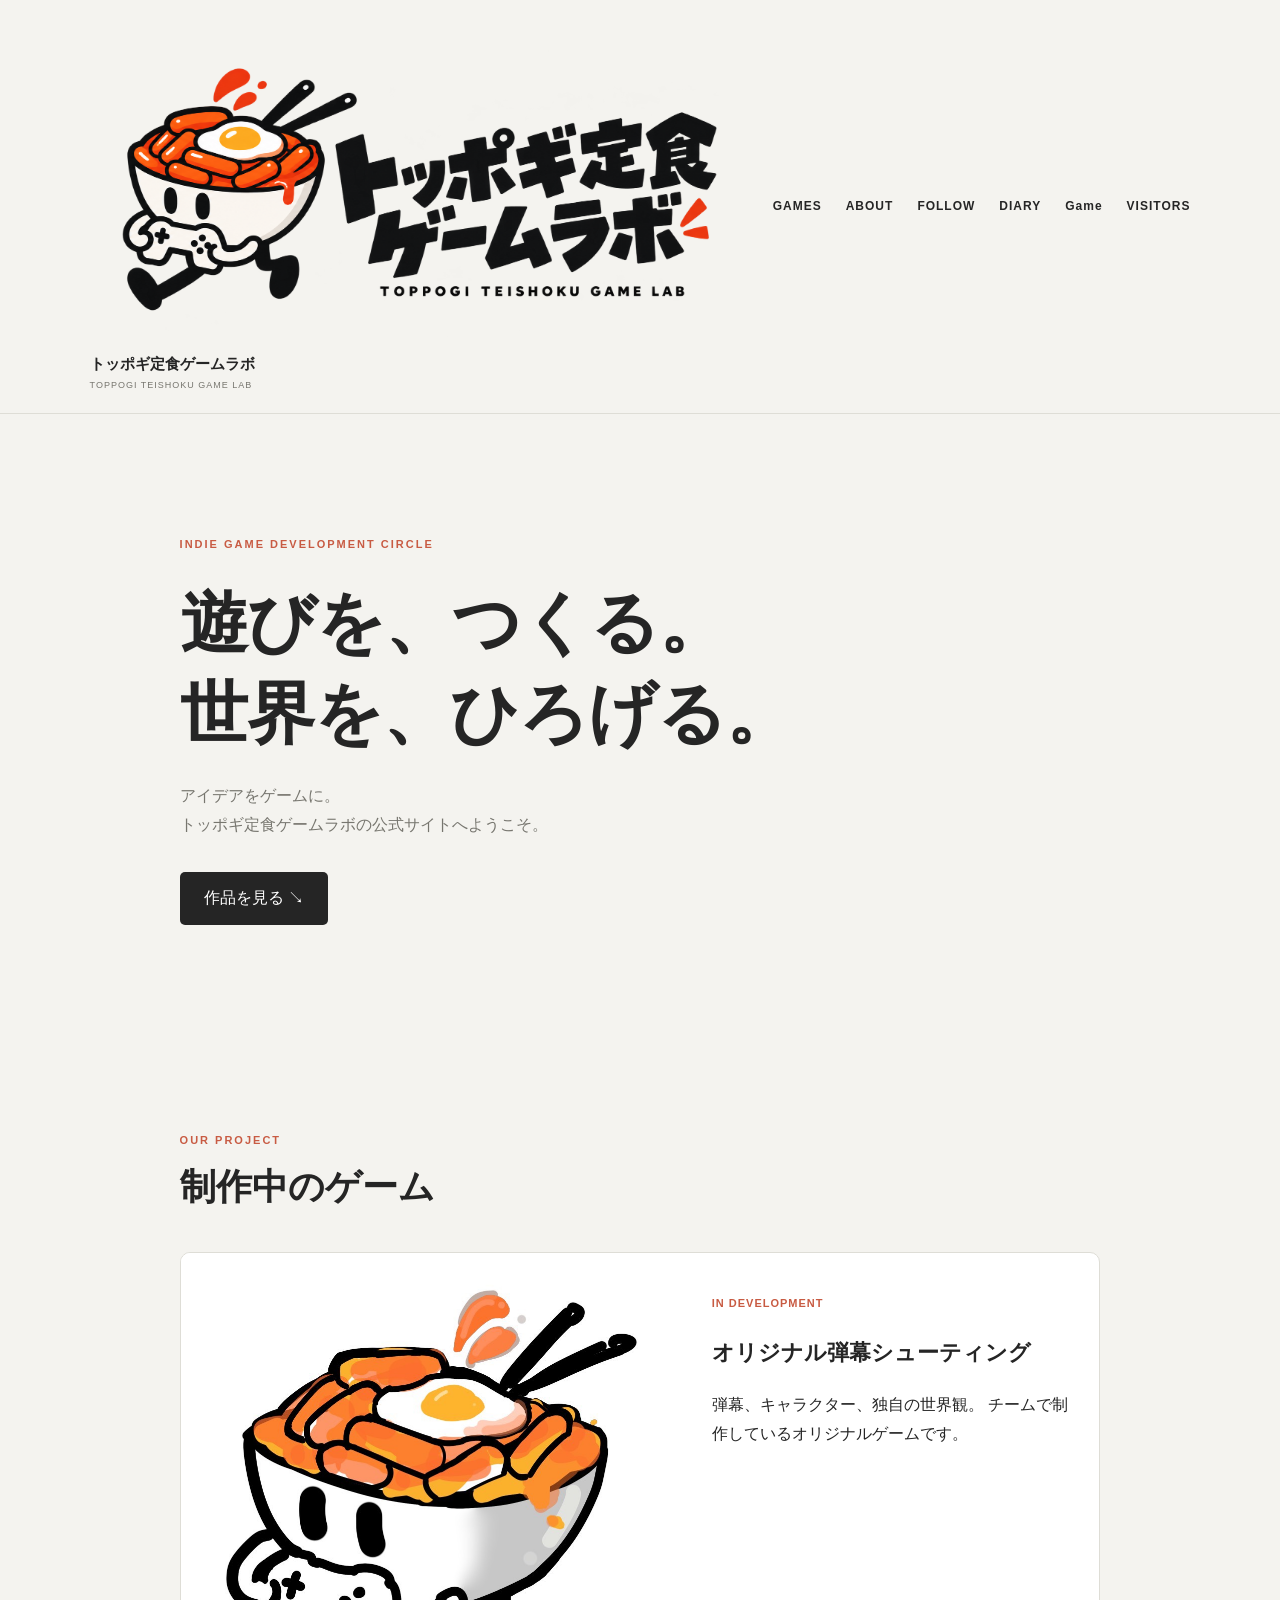
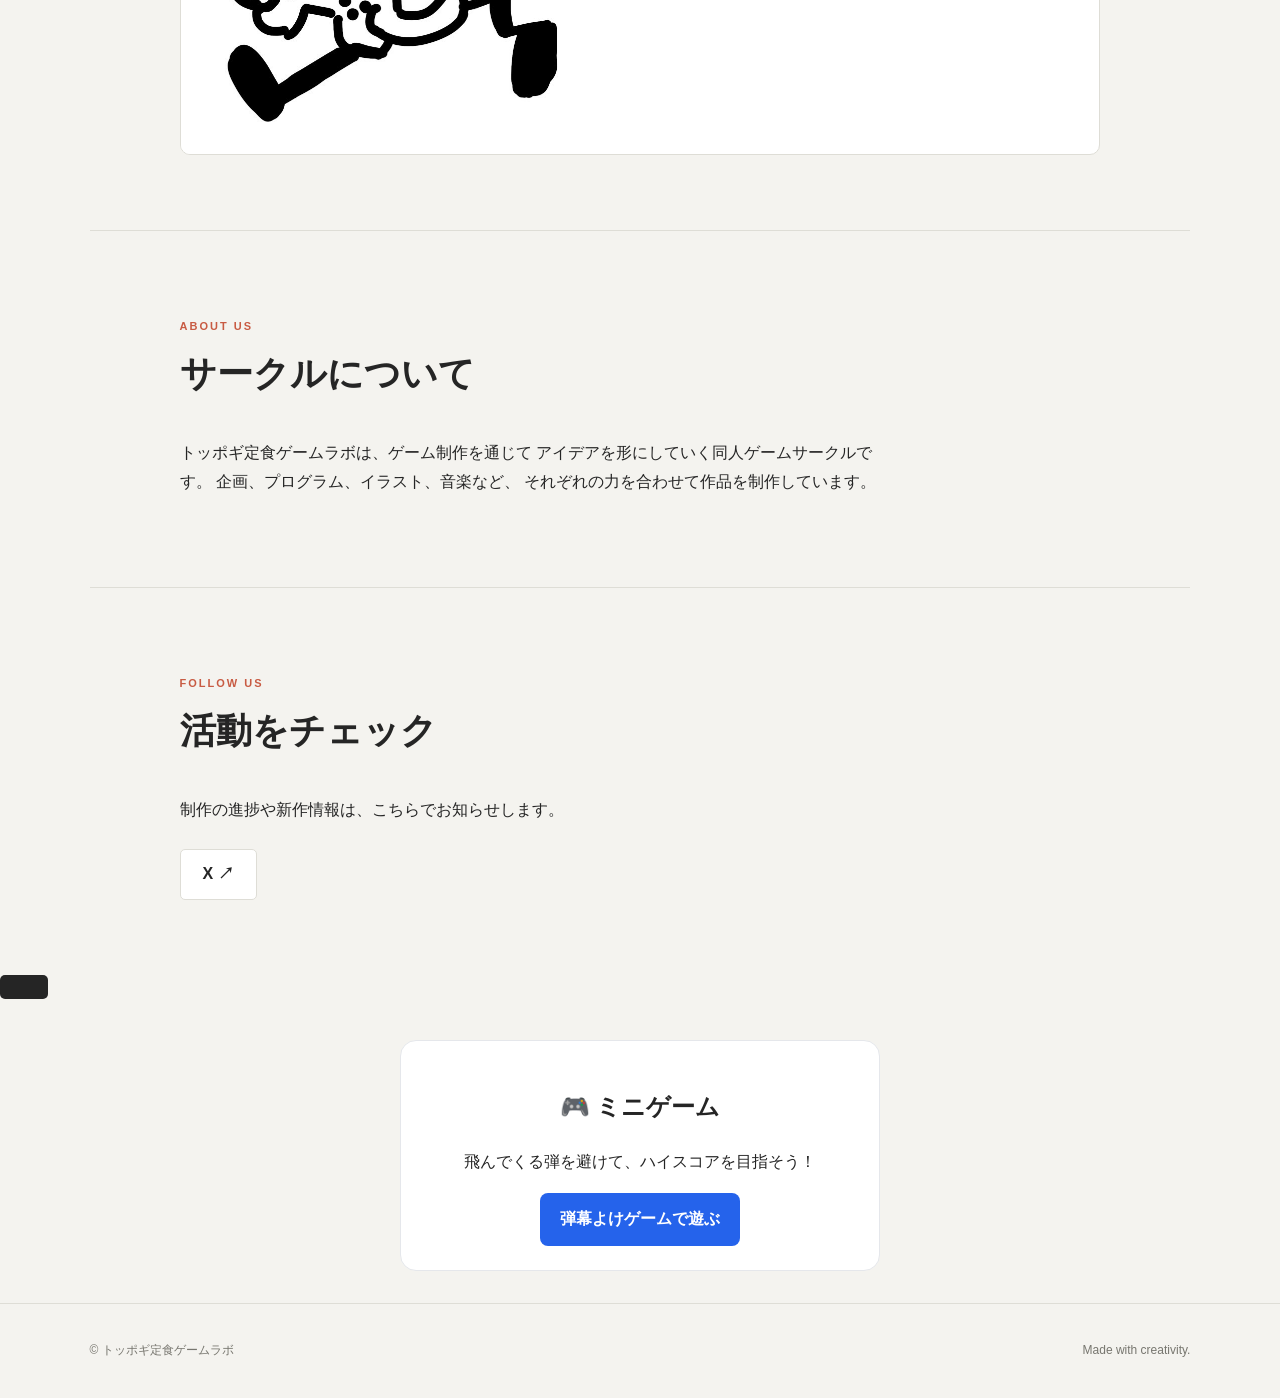
<file: index.html>
<!DOCTYPE html>
<html lang="ja">
<head>
  <meta charset="UTF-8">
  <meta name="viewport" content="width=device-width, initial-scale=1.0">
  <meta name="description" content="トッポギ定食ゲームラボの公式サイト。オリジナルゲームの制作情報や作品を紹介します。">

  <title>トッポギ定食ゲームラボ | 公式サイト</title>

  <link rel="stylesheet" href="css/style.css">
</head>

<body>
  <header class="site-header">
    <a class="logo" href="#home">
      <img
        src="images/トッポギ定食ゲームラボのマスコットロゴ.png"
        alt="トッポギ定食ゲームラボのロゴ"
      >
      <span>
        <strong>トッポギ定食ゲームラボ</strong>
        <small>TOPPOGI TEISHOKU GAME LAB</small>
      </span>
    </a>

    <nav aria-label="メインナビゲーション">
      <a href="#games">GAMES</a>
      <a href="#about">ABOUT</a>
      <a href="#follow">FOLLOW</a>
      <a href="diary.html">DIARY</a>
      <a href="#game">Game</a>
      <a href="counter.html">VISITORS</a>
    </nav>
  </header>

  <main>
    <section class="hero" id="home">
      <p class="eyebrow">INDIE GAME DEVELOPMENT CIRCLE</p>
      <h1>遊びを、つくる。<br>世界を、ひろげる。</h1>
      <p class="hero-description">
        アイデアをゲームに。<br>
        トッポギ定食ゲームラボの公式サイトへようこそ。
      </p>
      <a class="button" href="#games">作品を見る ↘</a>
    </section>

    <section class="section" id="games">
      <div class="section-heading">
        <p class="eyebrow">OUR PROJECT</p>
        <h2>制作中のゲーム</h2>
      </div>

      <article class="game-card">
        <div class="game-image">
          <img
            src="images/game-screenshot.png"
            alt="制作中のゲームのスクリーンショット"
          >
        </div>

        <div class="game-info">
          <p class="status">IN DEVELOPMENT</p>
          <h3>オリジナル弾幕シューティング</h3>
          <p>
            弾幕、キャラクター、独自の世界観。
            チームで制作しているオリジナルゲームです。
          </p>
        </div>
      </article>
    </section>

    <section class="section about" id="about">
      <div class="section-heading">
        <p class="eyebrow">ABOUT US</p>
        <h2>サークルについて</h2>
      </div>

      <p>
        トッポギ定食ゲームラボは、ゲーム制作を通じて
        アイデアを形にしていく同人ゲームサークルです。
        企画、プログラム、イラスト、音楽など、
        それぞれの力を合わせて作品を制作しています。
      </p>
    </section>

    <section class="section follow" id="follow">
      <div class="section-heading">
        <p class="eyebrow">FOLLOW US</p>
        <h2>活動をチェック</h2>
      </div>

      <p>
        制作の進捗や新作情報は、こちらでお知らせします。
      </p>

      <div class="social-links">
        <a href="https://x.com/agunika77" target="_blank" rel="noopener noreferrer">X ↗</a>
      </div>
    </section>
  </main>
<a class="button" href="#game"></a>
<section class="mini-game-card">
  <h2>🎮 ミニゲーム</h2>
  <p>飛んでくる弾を避けて、ハイスコアを目指そう！</p>
  <a href="mini-game.html" class="mini-game-button">
    弾幕よけゲームで遊ぶ
  </a>
</section>

  <footer class="site-footer">
    <p>© トッポギ定食ゲームラボ</p>
    <p>Made with creativity.</p>
  </footer>
</body>
</html>
</file>
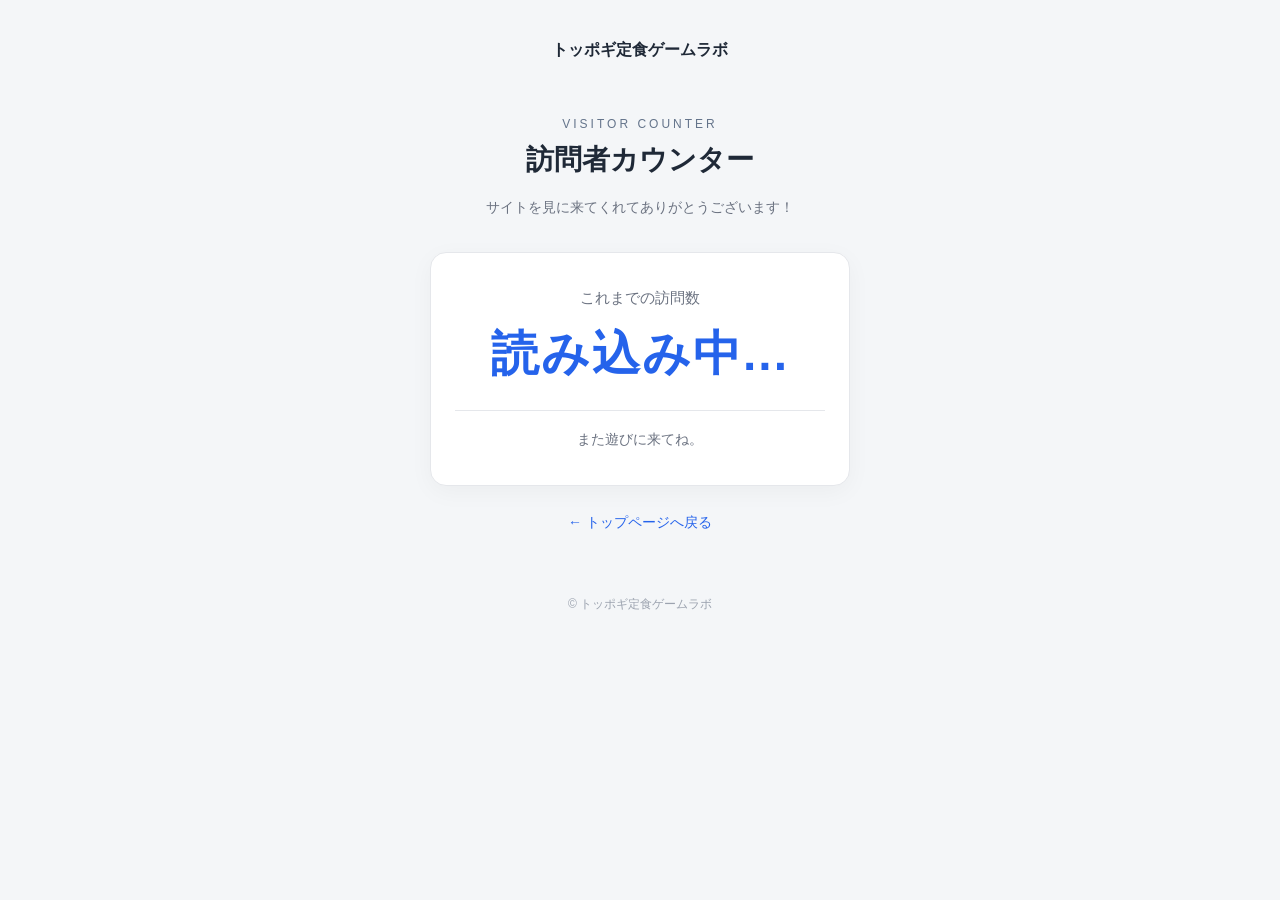
<file: counter.html>
<!DOCTYPE html>
<html lang="ja">
<head>
  <meta charset="UTF-8">
  <meta name="viewport" content="width=device-width, initial-scale=1.0">
  <meta name="description" content="トッポギ定食ゲームラボの訪問者カウンター">
  <title>訪問者カウンター | トッポギ定食ゲームラボ</title>

  <style>
    * {
      box-sizing: border-box;
    }

    body {
      margin: 0;
      padding: 40px 20px;
      min-height: 100vh;
      font-family: Arial, "Noto Sans JP", sans-serif;
      background: #f4f6f8;
      color: #1f2937;
      text-align: center;
    }

    header {
      margin-bottom: 56px;
    }

    header a {
      color: #1f2937;
      font-size: 16px;
      text-decoration: none;
    }

    header a:hover {
      color: #2563eb;
    }

    main {
      width: 100%;
      max-width: 600px;
      margin: 0 auto;
    }

    .eyebrow {
      margin-bottom: 10px;
      color: #64748b;
      font-size: 12px;
      letter-spacing: 3px;
    }

    h1 {
      margin: 0 0 16px;
      font-size: 28px;
      font-weight: 600;
    }

    .intro {
      margin-bottom: 32px;
      color: #6b7280;
      font-size: 14px;
      line-height: 1.8;
    }

    .counter-card {
      width: 100%;
      max-width: 420px;
      margin: 0 auto;
      padding: 36px 24px;
      background: #ffffff;
      border: 1px solid #e5e7eb;
      border-radius: 16px;
      box-shadow: 0 6px 24px rgba(0, 0, 0, 0.04);
    }

    .counter-label {
      margin: 0 0 14px;
      color: #6b7280;
      font-size: 15px;
    }

    .counter-number {
      margin: 0;
      color: #2563eb;
      font-size: 48px;
      font-weight: 700;
      letter-spacing: 2px;
      overflow-wrap: anywhere;
    }

    .counter-message {
      margin: 24px 0 0;
      padding-top: 20px;
      border-top: 1px solid #e5e7eb;
      color: #6b7280;
      font-size: 14px;
    }

    .back-link {
      display: inline-block;
      margin-top: 28px;
      color: #2563eb;
      font-size: 14px;
      text-decoration: none;
    }

    .back-link:hover {
      text-decoration: underline;
    }

    footer {
      margin-top: 64px;
      color: #9ca3af;
      font-size: 12px;
    }

    @media (max-width: 480px) {
      body {
        padding: 28px 16px;
      }

      header {
        margin-bottom: 40px;
      }

      h1 {
        font-size: 24px;
      }

      .counter-number {
        font-size: 40px;
      }
    }
  </style>
</head>

<body>
  <header>
    <a href="index.html">
      <strong>トッポギ定食ゲームラボ</strong>
    </a>
  </header>

  <main>
    <p class="eyebrow">VISITOR COUNTER</p>

    <h1>訪問者カウンター</h1>

    <p class="intro">
      サイトを見に来てくれてありがとうございます！
    </p>

    <section class="counter-card">
      <p class="counter-label">これまでの訪問数</p>

      <div class="counter-number" id="visits">
        読み込み中...
      </div>

      <p class="counter-message">
        また遊びに来てね。
      </p>
    </section>

    <a class="back-link" href="index.html">
      ← トップページへ戻る
    </a>
  </main>

  <footer>
    <p>© トッポギ定食ゲームラボ</p>
  </footer>

  <!-- GoatCounterの読み込み -->
  <script
    data-goatcounter="https://toppogi.goatcounter.com/count"
    async
    src="https://gc.zgo.at/count.js">
  </script>

  <!-- 訪問数の表示 -->
  <script>
    var counterTimer = setInterval(function () {
      if (
        window.goatcounter &&
        typeof window.goatcounter.visit_count === "function"
      ) {
        clearInterval(counterTimer);

        window.goatcounter.visit_count({
          path: "TOTAL",
          append: "#visits"
        });
      }
    }, 100);
  </script>
</body>
</html>
</file>
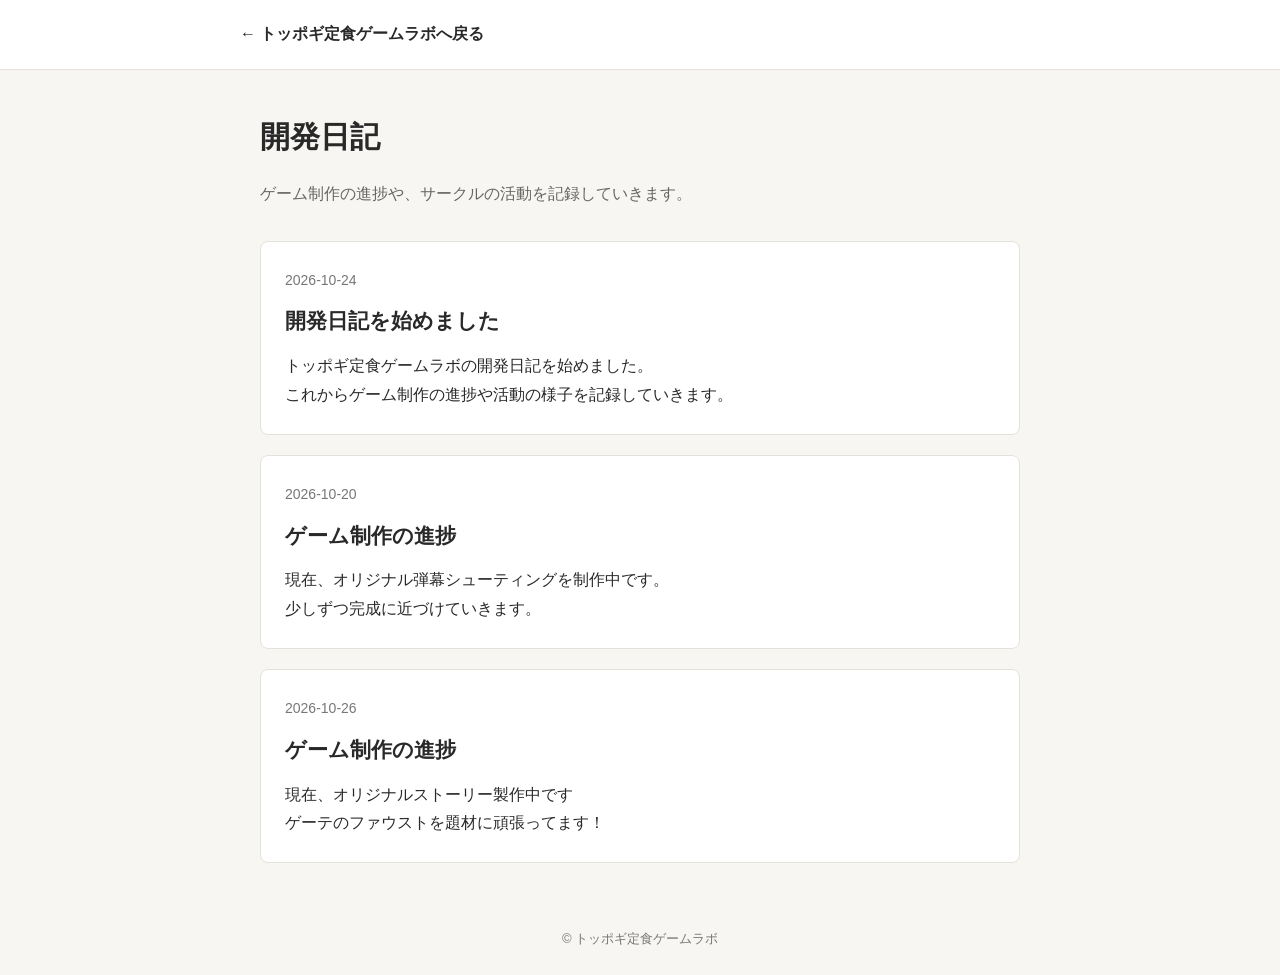
<file: diary.html>
<!DOCTYPE html>
<html lang="ja">
<head>
  <meta charset="UTF-8">
  <meta name="viewport" content="width=device-width, initial-scale=1.0">
  <meta name="description" content="トッポギ定食ゲームラボの開発日記。ゲーム制作の進捗や活動を紹介します。">
  <title>開発日記 | トッポギ定食ゲームラボ</title>

  <style>
    * {
      box-sizing: border-box;
    }

    body {
      margin: 0;
      background: #f7f6f2;
      color: #292929;
      font-family: sans-serif;
      line-height: 1.8;
    }

    header {
      padding: 20px;
      background: #fff;
      border-bottom: 1px solid #e5e2dc;
    }

    .header-inner {
      max-width: 800px;
      margin: 0 auto;
    }

    header a {
      color: #292929;
      text-decoration: none;
      font-weight: bold;
    }

    main {
      max-width: 800px;
      margin: 40px auto;
      padding: 0 20px;
    }

    h1 {
      margin-bottom: 8px;
      font-size: 30px;
    }

    .intro {
      color: #666;
      margin-bottom: 32px;
    }

    .diary-entry {
      margin-bottom: 20px;
      padding: 24px;
      background: #fff;
      border: 1px solid #e5e2dc;
      border-radius: 8px;
    }

    .diary-entry time {
      color: #777;
      font-size: 14px;
    }

    .diary-entry h2 {
      margin: 8px 0 12px;
      font-size: 21px;
    }

    .diary-entry p {
      margin: 0;
      white-space: pre-wrap;
      overflow-wrap: anywhere;
    }

    .empty {
      padding: 20px;
      color: #666;
      background: #fff;
      border-radius: 8px;
    }

    footer {
      padding: 24px;
      text-align: center;
      color: #777;
      font-size: 13px;
    }

    @media (max-width: 600px) {
      main {
        margin-top: 24px;
      }

      .diary-entry {
        padding: 18px;
      }

      h1 {
        font-size: 26px;
      }
    }
  </style>
</head>

<body>
  <header>
    <div class="header-inner">
      <a href="index.html">← トッポギ定食ゲームラボへ戻る</a>
    </div>
  </header>

  <main>
    <h1>開発日記</h1>
    <p class="intro">
      ゲーム制作の進捗や、サークルの活動を記録していきます。
    </p>

    <div id="diary-list">
      <p>日記を読み込んでいます...</p>
    </div>
  </main>

  <footer>
    © トッポギ定食ゲームラボ
  </footer>

  <script src="diary-data.js"></script>
  <script>
    const diaryList = document.getElementById("diary-list");

    if (typeof diaryEntries === "undefined" ||
        diaryEntries.length === 0) {
      diaryList.textContent = "まだ日記はありません。";
    } else {
      diaryList.replaceChildren();

      diaryEntries.forEach(function(entry) {
        const article = document.createElement("article");
        article.className = "diary-entry";

        const date = document.createElement("time");
        date.dateTime = entry.date;
        date.textContent = entry.date;

        const title = document.createElement("h2");
        title.textContent = entry.title;

        const body = document.createElement("p");
        body.textContent = entry.body;

        article.append(date, title, body);
        diaryList.appendChild(article);
      });
    }
  </script>
</body>
</html>
</file>
<file: css/style.css>
/* 基本設定 */
:root {
  --background: #f4f3ef;
  --surface: #ffffff;
  --text: #252525;
  --muted: #77766f;
  --accent: #c85b43;
  --border: #deddd6;
}

* {
  box-sizing: border-box;
}

html {
  scroll-behavior: smooth;
  scroll-padding-top: 90px;
}

body {
  margin: 0;
  background: var(--background);
  color: var(--text);
  font-family:
    -apple-system, BlinkMacSystemFont,
    "Noto Sans JP", "Yu Gothic", sans-serif;
  line-height: 1.8;
}

a {
  color: inherit;
  text-decoration: none;
}

img {
  display: block;
  max-width: 100%;
}

/* ヘッダー */
.site-header {
  display: flex;
  align-items: center;
  justify-content: space-between;
  gap: 24px;
  padding: 20px 7%;
  border-bottom: 1px solid var(--border);
}
```css
/* ロゴ画像 */
.logo img {
  width: 64px;
  height: 64px;
  object-fit: contain;
  flex-shrink: 0;
}

/* ロゴの文字 */
.logo span {
  font-size: 18px;
}

/* スマートフォン対応 */
@media (max-width: 600px) {
  .logo img {
    width: 120px;
    height: 50px;
  }

  .logo span {
    font-size: 14px;
  }
}
```
  
.logo {
  display: flex;
  align-items: center;
  gap: 12px;
  text-decoration: none;
  color: #222;
  font-weight:bold;
}

.logo-mark {
  display: grid;
  place-items: center;
  width: 44px;
  height: 44px;
  background: var(--text);
  color: white;
  border-radius: 8px;
  font-weight: 800;
}

.logo strong,
.logo small {
  display: block;
}

.logo strong {
  font-size: 15px;
}

.logo small {
  color: var(--muted);
  font-size: 9px;
  letter-spacing: 1px;
}

nav {
  display: flex;
  gap: 24px;
  font-size: 12px;
  font-weight: 700;
  letter-spacing: 1px;
}

nav a:hover,
.social-links a:hover {
  color: var(--accent);
}

/* メインビジュアル */
.hero {
  max-width: 1100px;
  margin: 0 auto;
  padding: 110px 7% 120px;
}

.eyebrow {
  color: var(--accent);
  font-size: 11px;
  font-weight: 800;
  letter-spacing: 2px;
}

.hero h1 {
  margin: 22px 0;
  font-size: clamp(36px, 6vw, 68px);
  line-height: 1.35;
  letter-spacing: -1px;
}

.hero-description {
  color: var(--muted);
  margin-bottom: 32px;
}

.button {
  display: inline-block;
  padding: 12px 24px;
  background: var(--text);
  color: white;
  border-radius: 5px;
  transition: background 0.2s;
}

.button:hover {
  background: var(--accent);
}

/* 各セクション */
.section {
  max-width: 1100px;
  margin: 0 auto;
  padding: 75px 7%;
}

.section-heading {
  margin-bottom: 32px;
}

.section-heading h2 {
  margin: 0;
  font-size: clamp(25px, 4vw, 36px);
}

.section-heading .eyebrow {
  margin-bottom: 5px;
}

/* 作品紹介 */
.game-card {
  display: grid;
  grid-template-columns: 1.2fr 1fr;
  background: var(--surface);
  border: 1px solid var(--border);
  border-radius: 10px;
  overflow: hidden;
}

.game-image {
  background: #deddd6;
  min-height: 260px;
}

.game-image img {
  width: 100%;
  height: 100%;
  min-height: 260px;
  object-fit: cover;
}

.game-info {
  padding: 30px;
}

.status {
  color: var(--accent);
  font-size: 11px;
  font-weight: 800;
  letter-spacing: 1px;
}

.game-info h3 {
  font-size: 22px;
  line-height: 1.5;
}

.note {
  color: var(--muted);
  font-size: 12px;
}

/* サークル紹介 */
.about,
.follow {
  border-top: 1px solid var(--border);
}

.about > p,
.follow > p {
  max-width: 700px;
}

/* SNS */
.social-links {
  display: flex;
  flex-wrap: wrap;
  gap: 12px;
  margin-top: 24px;
}

.social-links a {
  padding: 10px 22px;
  border: 1px solid var(--border);
  border-radius: 5px;
  background: var(--surface);
  font-weight: 700;
}

/* フッター */
.site-footer {
  display: flex;
  justify-content: space-between;
  gap: 16px;
  padding: 24px 7%;
  border-top: 1px solid var(--border);
  color: var(--muted);
  font-size: 12px;
}

/* スマートフォン対応 */
@media (max-width: 650px) {
  .site-header {
    align-items: flex-start;
    flex-direction: column;
    padding: 18px 5%;
  }

  nav {
    gap: 20px;
  }

  .hero {
    padding: 75px 6% 85px;
  }

  .section {
    padding: 55px 6%;
  }

  .game-card {
    grid-template-columns: 1fr;
  }

  .game-image,
  .game-image img {
    min-height: 0;
    aspect-ratio: 16 / 9;
  }

  .game-info {
    padding: 22px;
  }

  .site-footer {
    flex-direction: column;
    gap: 0;
    padding: 20px 6%;
  }
}

.mini-game-card {
  margin: 32px auto;
  padding: 24px;
  max-width: 480px;
  text-align: center;
  background: #ffffff;
  border: 1px solid #e5e7eb;
  border-radius: 16px;
}

.mini-game-button {
  display: inline-block;
  padding: 12px 20px;
  background: #2563eb;
  color: #ffffff;
  border-radius: 8px;
  text-decoration: none;
  font-weight: bold;
}

.mini-game-button:hover {
  background: #1d4ed8;
}
</file>
